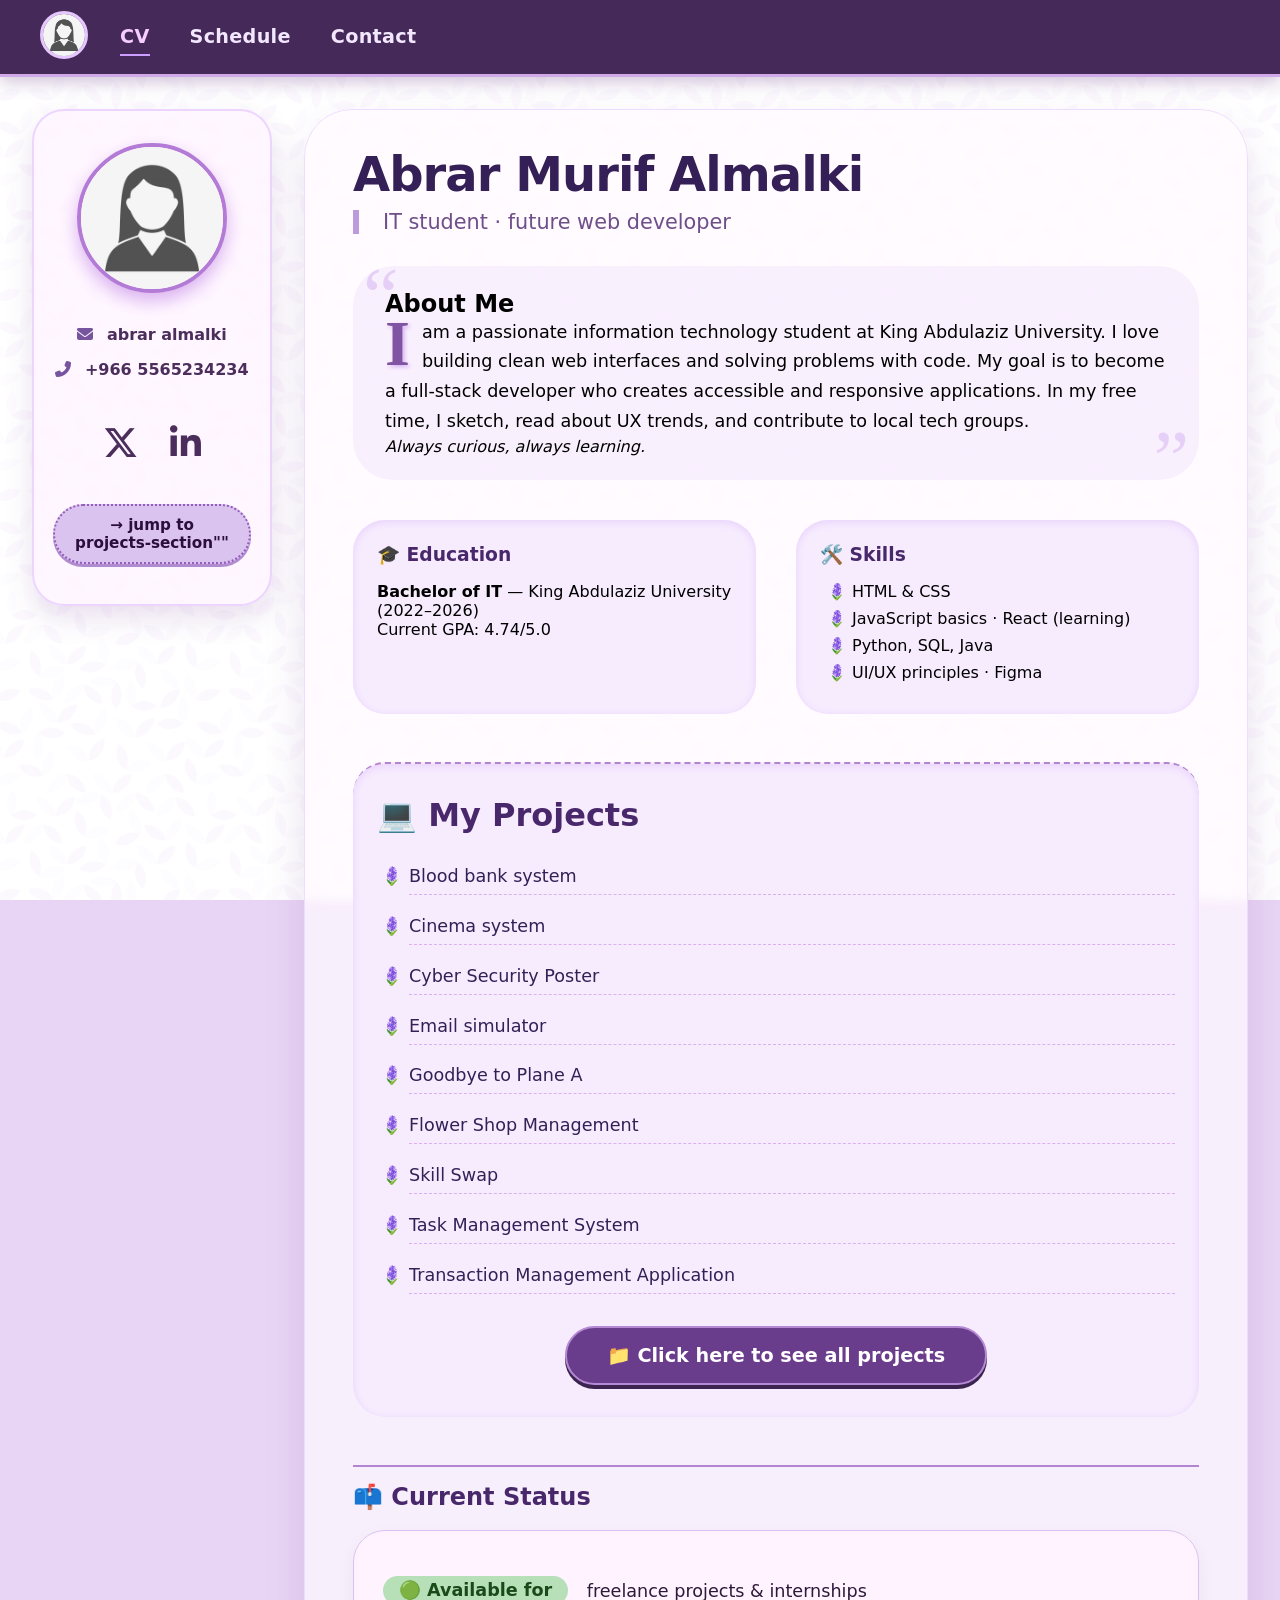
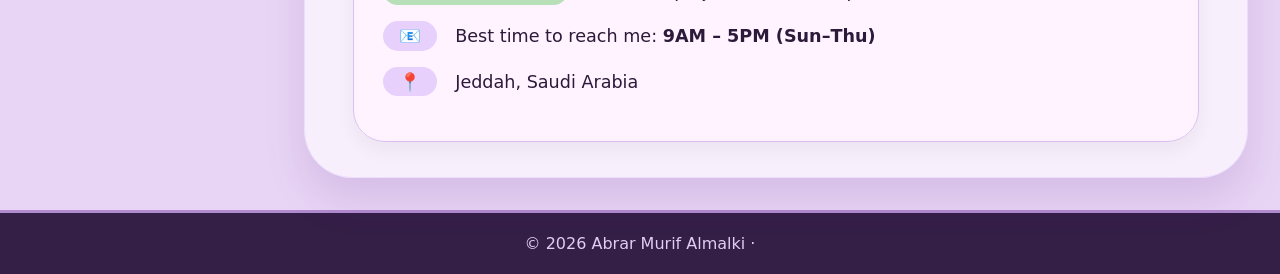
<file: index.html>
<!DOCTYPE html>
<html lang="en">
<head>
    <meta charset="UTF-8">
    <meta name="viewport" content="width=device-width, initial-scale=1.0">
    <title>Abrar Murif Almalki · personal site</title>
   
    <link rel="stylesheet" href="style.css">

    <link rel="stylesheet" href="https://cdnjs.cloudflare.com/ajax/libs/font-awesome/6.5.1/css/all.min.css">
</head>
<body>
   
    <header class="sticky-header">
        <div class="header-profile">
         
           <img src="pfp.jpg" alt="profile" class="profile-pic">
        </div>
        <nav class="navbar">
            <ul>
                <li><a href="index.html" class="active">CV</a></li>
                <li><a href="schedule.html">Schedule</a></li>
                <li><a href="contact.html">Contact</a></li>
            </ul>
        </nav>
    </header>

  
    <main class="page-container">
        
        <aside class="sidebar-left">
            <img src="pfp.jpg" alt="Abrar Murif" class="profile-pic-large bonus-round">
            <!-- email & tel URI schemes -->
            <div class="contact-info-side">
                <a href="mailto:aalmalky0057@stu.kau.edu.sa" class="email-link"><i class="fas fa-envelope"></i> abrar almalki</a>
                <a href="tel:+966565234234" class="tel-link"><i class="fas fa-phone-alt"></i> +966 5565234234</a>
            </div>
          
            <div class="social-side">
                  <a href="https://x.com/AbFCIT" target="_blank" class="social-icon"><i class="fa-brands fa-x-twitter"></i></a>
                <a href="https://www.linkedin.com/in/abrar-almalki-b274a129b/" target="_blank" class="social-icon"><i class="fab fa-linkedin-in"></i></a>
            </div>
           
            <div class="fragment-link-container">
                <a href="#fragment-target" class="fragment-link">→ jump to projects-section""</a>
            </div>
        </aside>

      
        <section class="content-area" >
            <!-- name & title -->
            <h1 class="name-title">Abrar Murif Almalki</h1>
            <p class="subhead">IT student · future web developer</p>

            <!-- about me -->
            <div class="about-card">
                <h2> About Me</h2>
                <p class="about-paragraph">  <span class="first-letter">I</span> am a passionate information technology student at King Abdulaziz University. I love building clean web interfaces and solving problems with code. My goal is to become a full‑stack developer who creates accessible and responsive applications. In my free time, I sketch, read about UX trends, and contribute to local tech groups.</p>
                <p><em>Always curious, always learning.</em></p>
            </div>

          
            <div class="edu-skills">
                <div class="education">
                    <h3>🎓 Education</h3>
                    <p><strong>Bachelor of IT</strong> — King Abdulaziz University (2022–2026)<br>Current GPA: 4.74/5.0</p>
                </div>
                <div class="skills">
                    <h3>🛠️ Skills</h3>
                    <ul>
                        <li>HTML & CSS </li>
                        <li>JavaScript basics · React (learning)</li>
                        <li>Python, SQL, Java</li>
                        <li>UI/UX principles · Figma</li>
                    </ul>
                </div>
            </div>

       
       
      <!-- ===== MY PROJECTS SECTION ===== -->
 <div class="projects-section" id="fragment-target">
    <h2>💻 My Projects</h2>
    
    <div class="projects-list">
        <ul>
            <li>Blood bank system</li>
            <li>Cinema system</li>
            <li>Cyber Security Poster</li>
            <li>Email simulator</li>
            <li>Goodbye to Plane A</li>
            <li>Flower Shop Management</li>
            <li>Skill Swap</li>
            <li>Task Management  System</li>
            <li>Transaction Management Application</li>
        </ul>
    </div>
    
    <div class="project-link-container">
        <a href="https://drive.google.com/drive/folders/1BMBBepgGbiiSyysiOtZ2eG1R1oljQC4x" target="_blank" class="project-folder-link">
            📁 Click here to see all projects
        </a>
    </div>
    </div>


<!-- AVAILABILITY SECTION -->
 
<div class="availability-section">
    <h2>📫 Current Status</h2>
    <div class="status-card">
        <p><span class="status-badge available">🟢 Available for</span> freelance projects & internships</p>
        <p><span class="status-badge">📧</span> Best time to reach me: <strong>9AM – 5PM (Sun–Thu)</strong></p>
        <p><span class="status-badge">📍</span> Jeddah, Saudi Arabia</p>
    </div>
</div>
</section>

    </main>

  
    <footer>
        <p>© 2026 Abrar Murif Almalki · </p>
    </footer>
</body>
</html>
</file>
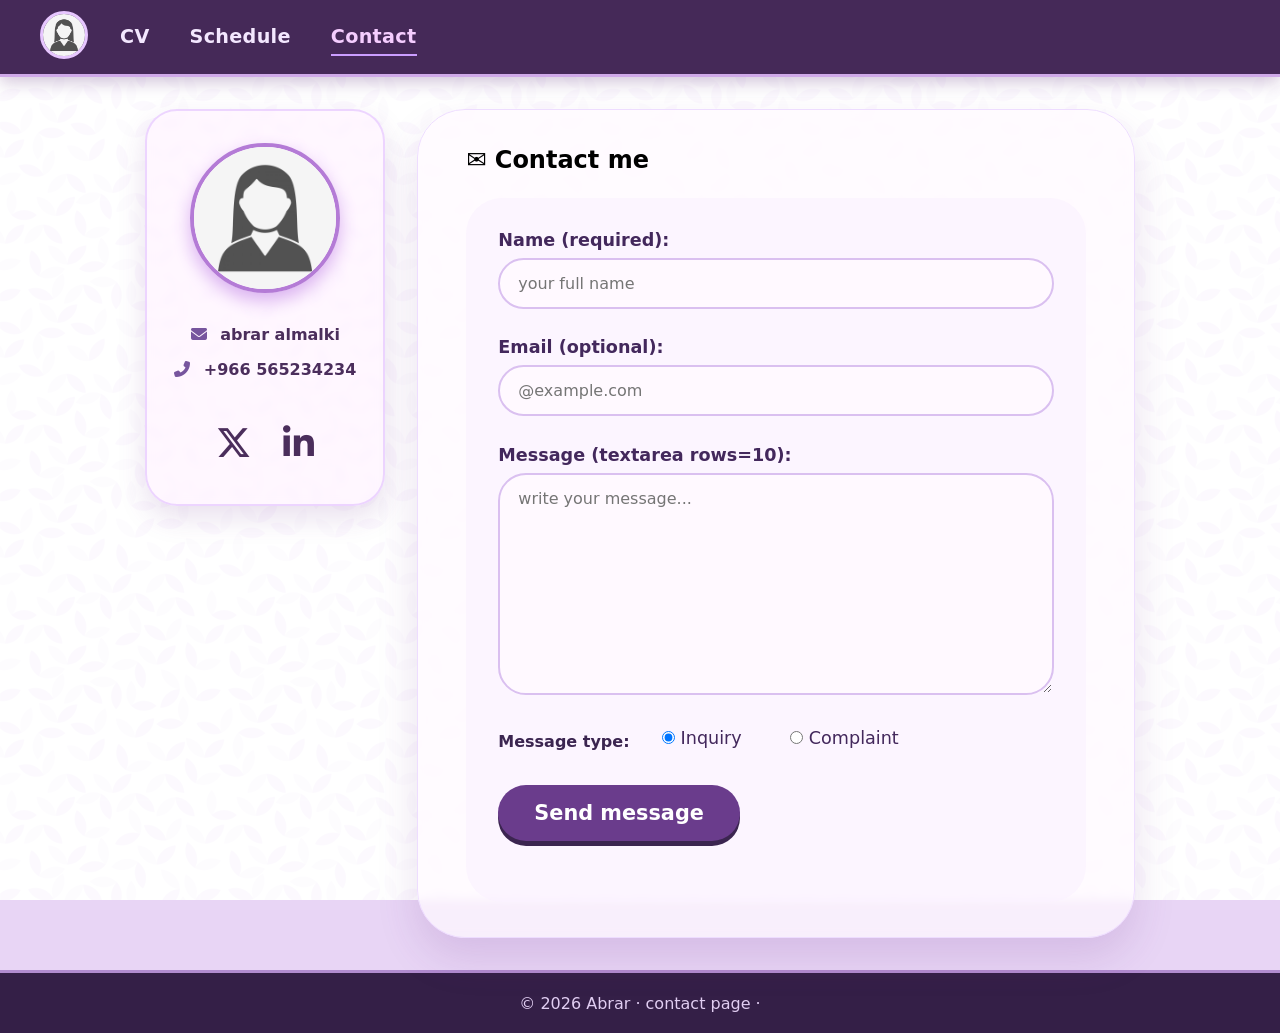
<file: contact.html>
<!DOCTYPE html>
<html lang="en">
<head>
    <meta charset="UTF-8">
    <meta name="viewport" content="width=device-width, initial-scale=1.0">
    <title>contact · Abrar Almalki</title>
    <link rel="stylesheet" href="style.css">
     <link rel="stylesheet" href="https://cdnjs.cloudflare.com/ajax/libs/font-awesome/6.5.1/css/all.min.css">
</head>
<body>
    <header class="sticky-header">
        <div class="header-profile">
            <img src="pfp.jpg" alt="profile" class="profile-pic">
        </div>
        <nav class="navbar">
            <ul>
                <li><a href="index.html">CV</a></li>
                <li><a href="schedule.html">Schedule</a></li>
                <li><a href="contact.html" class="active">Contact</a></li>
            </ul>
        </nav>
    </header>

    <main class="page-container">
        <aside class="sidebar-left">
            <img src="pfp.jpg" alt="Abrar Murif" class="profile-pic-large bonus-round">
          
            <div class="contact-info-side">
                <a href="mailto:aalmalky0057@stu.kau.edu.sa" class="email-link"><i class="fas fa-envelope"></i> abrar almalki</a>
                <a href="tel:+966565234234" class="tel-link"><i class="fas fa-phone-alt"></i> +966 565234234</a>
            </div>
           
            <div class="social-side">
                 <a href="https://x.com/AbFCIT" target="_blank" class="social-icon"><i class="fa-brands fa-x-twitter"></i></a>
                <a href="https://www.linkedin.com/in/abrar-almalki-b274a129b/" target="_blank" class="social-icon"><i class="fab fa-linkedin-in"></i></a>
            </div>
           
        </aside>

        <section class="content-area">
            <h2>✉️ Contact me</h2>
          

            <form action="https://webhook.site/87a48648-ffe8-48aa-90ba-5fd5341f87e4" method="POST" class="contact-form">
              
                <input type="hidden" name="form-name" value="contact-abrar">

                <div class="form-group">
                    <label for="name">Name (required):</label>
                    <input type="text" id="name" name="name" required placeholder="your full name">
                </div>

                <div class="form-group">
                    <label for="email">Email (optional):</label>
                    <input type="email" id="email" name="email" placeholder="@example.com">
                </div>

                <div class="form-group">
                    <label for="message">Message (textarea rows=10):</label>
                    <textarea id="message" name="message" rows="10" required placeholder="write your message..."></textarea>
                </div>

                <div class="form-group radio-group">
                    <span>Message type:</span>
                    <label><input type="radio" name="msg_type" value="Inquiry" checked> Inquiry</label>
                    <label><input type="radio" name="msg_type" value="Complaint"> Complaint</label>
                </div>

                <div class="form-group">
                    <button type="submit" class="submit-btn">Send message </button>
                </div>
              
               
            </form>
          
        </section>
    </main>

    <footer>
        <p>© 2026 Abrar · contact page ·</p>
    </footer>
</body>
</html>
</file>
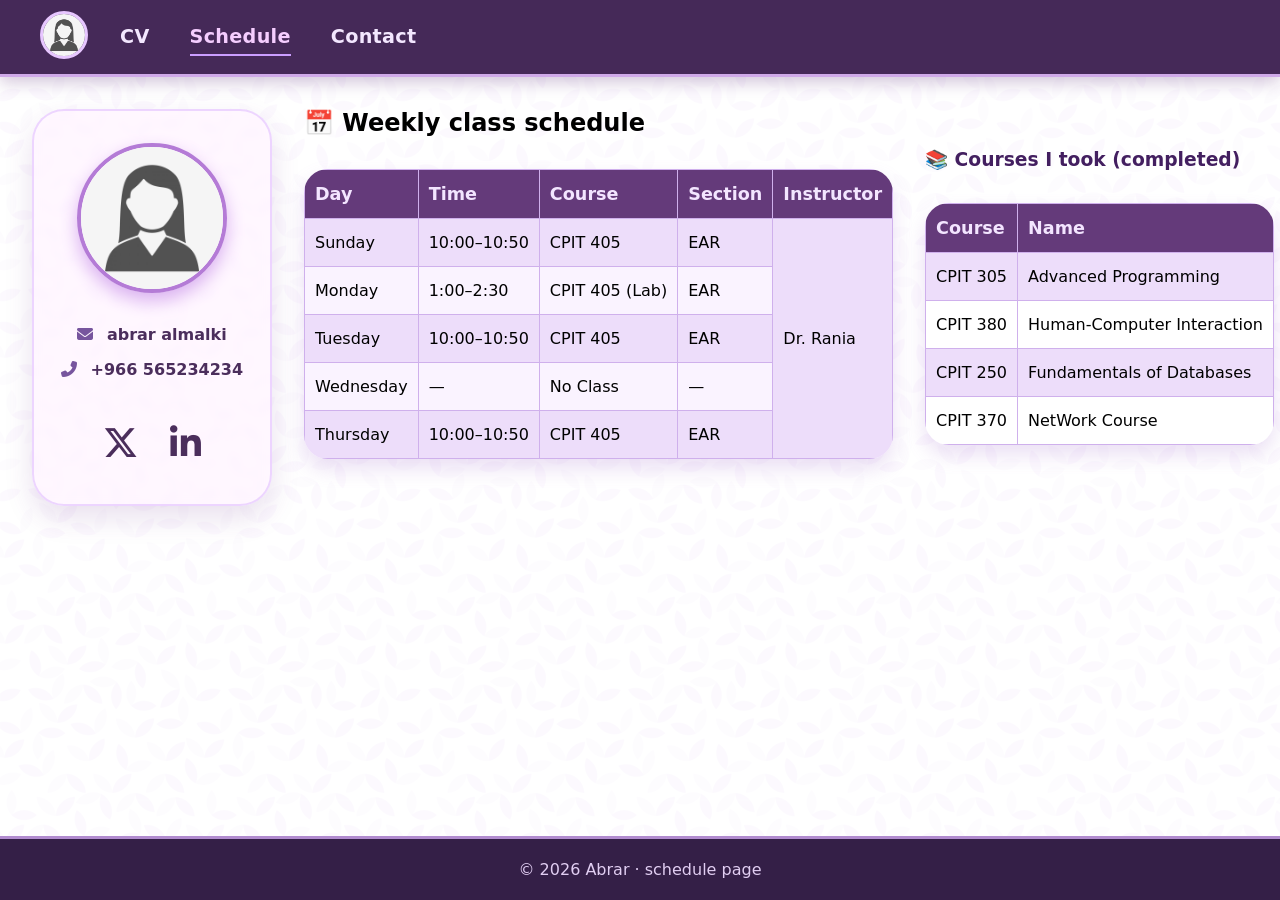
<file: schedule.html>
<!DOCTYPE html>
<html lang="en">

<head>
    <meta charset="UTF-8">
    <meta name="viewport" content="width=device-width, initial-scale=1.0">
    <title>class schedule · Abrar</title>
    <link rel="stylesheet" href="style.css">
    <link rel="stylesheet" href="https://cdnjs.cloudflare.com/ajax/libs/font-awesome/6.5.1/css/all.min.css">
</head>

<body>
    <header class="sticky-header">
        <div class="header-profile">
            <img src="pfp.jpg" alt="profile" class="profile-pic">
        </div>
        <nav class="navbar">
            <ul>
                <li><a href="index.html">CV</a></li>
                <li><a href="schedule.html" class="active">Schedule</a></li>
                <li><a href="contact.html">Contact</a></li>
            </ul>
        </nav>
    </header>

    <main class="page-container">


        <aside class="sidebar-left">
            <img src="pfp.jpg" alt="Abrar Murif" class="profile-pic-large bonus-round">
            <!-- email & tel URI  -->
            <div class="contact-info-side">
                <a href="mailto:aalmalky0057@stu.kau.edu.sa" class="email-link"><i class="fas fa-envelope"></i> abrar
                    almalki</a>
                <a href="tel:+966565234234" class="tel-link"><i class="fas fa-phone-alt"></i> +966 565234234</a>
            </div>

            <div class="social-side">
                <a href="https://x.com/AbFCIT" target="_blank" class="social-icon"><i
                        class="fa-brands fa-x-twitter"></i></a>
                <a href="https://www.linkedin.com/in/abrar-almalki-b274a129b/" target="_blank" class="social-icon"><i
                        class="fab fa-linkedin-in"></i></a>
            </div>

        </aside>
        <!-- schedule content -->

<div>


        <table class="schedule-table">
             <h2>📅 Weekly class schedule </h2>
        
            <thead>
                <tr>
                    <th>Day</th>
                    <th>Time</th>
                    <th>Course</th>
                    <th>Section</th>
                    <th>Instructor</th>
                </tr>
            </thead>
            <tbody>
                <tr>
                    <td>Sunday</td>
                    <td>10:00–10:50</td>
                    <td>CPIT 405</td>
                    <td>EAR</td>
                    <td rowspan="5">Dr. Rania</td>
                </tr>
                <tr>
                    <td>Monday</td>
                    <td>1:00–2:30</td>
                    <td>CPIT 405 (Lab)</td>
                    <td>EAR</td>
                </tr>
                <tr>
                    <td>Tuesday</td>
                    <td>10:00–10:50</td>
                    <td>CPIT 405</td>
                    <td>EAR</td>
                </tr>
                <tr>
                    <td>Wednesday</td>
                    <td>—</td>
                    <td>No Class</td>
                    <td>—</td>
                </tr>
                <tr>
                    <td>Thursday</td>
                    <td>10:00–10:50</td>
                    <td>CPIT 405</td>
                    <td>EAR</td>
                </tr>
            </tbody>
        </table>
        </div>

        <div class="courses-took">
            <h3>📚 Courses I took (completed)</h3>
            <table class="courses-table">
                <thead>
                    <tr>
                        <th>Course</th>
                        <th>Name</th>
                    </tr>
                </thead>
                <tbody>

                    <tr>
                        <td>CPIT 305</td>
                        <td>Advanced Programming</td>
                    </tr>
                    <tr>
                        <td>CPIT 380</td>
                        <td>Human-Computer Interaction</td>
                    </tr>
                    <tr>
                        <td>CPIT 250</td>
                        <td>Fundamentals of Databases</td>
                    </tr>
                    <tr>
                        <td>CPIT 370</td>
                        <td>NetWork Course</td>
                    </tr>
                </tbody>
            </table>

        </div>

    </main>

    <footer>
        <p>© 2026 Abrar · schedule page</p>
    </footer>
</body>

</html>
</file>
<file: style.css>
/* ======================================
   CPIT 405 ASSIGNMENT 1 - PERSONAL WEBSITE
   Student: Abrar Murif Almalki
   ====================================== */

* {
    margin: 0;
    padding: 0;
    box-sizing: border-box;
    font-family: 'Segoe UI', Roboto, system-ui, -apple-system, sans-serif;
}

/* ----- BACKGROUND IMAGE  ---- */
body {
    background-image: url('geometric-leaves.webp');
    background-repeat: repeat;           
    background-size: auto;               
    background-attachment: fixed;       
    background-color: #e8d5f5;         
    background-blend-mode: overlay;     
    
    min-height: 100vh;
    display: flex;
    flex-direction: column;
}

/* --- REMOVE UNDERLINE FROM ALL LINKS ---- */
a {
    text-decoration: none !important;
}

/* ----STICKY HEADER --- */
.sticky-header {
    position: sticky;
    top: 0;
    z-index: 100;
    background-color: rgba(60, 30, 80, 0.95); 
    backdrop-filter: blur(6px);
    display: flex;
    align-items: center;
    padding: 0.7rem 2.5rem;
    border-bottom: 3px solid #cfa9e8;
    box-shadow: 0 6px 15px rgba(90, 40, 120, 0.25);
    width: 100%;
    flex-wrap: wrap;
}

/* Profile image in header */
.header-profile img {
    width: 48px;
    height: 48px;
    border-radius: 50%;
    border: 3px solid #e7c6ff;
    margin-right: 2rem;
    transition: transform 0.2s ease, border-color 0.2s;
    object-fit: cover;
    animation: borderAnimation 3s infinite;
}

/* Remove hover on mobile */
@media (min-width: 769px) {
    .header-profile img:hover {
        transform: scale(1.05);
    }
}

/* Navigation bar */
.navbar {
    flex: 1;
}

.navbar ul {
    display: flex;
    list-style: none;
    gap: 2.5rem;
    flex-wrap: wrap;
}

.navbar a {
    color: #f3e7ff;
    font-weight: 600;
    padding: 0.4rem 0;
    border-bottom: 2px solid transparent;
    transition: color 0.25s, border-bottom 0.25s;
    font-size: 1.2rem;
    letter-spacing: 0.3px;
    display: inline-block;
}

/* Desktop hover only */
@media (min-width: 769px) {
    .navbar a:hover {
        color: #ffdcaa;                      
        border-bottom-color: #deaaff;
    }
}

.navbar a.active {
    color: #f5cdff;
    border-bottom-color: #cb9eff;
}

/* ------ FLEXBOX (Requirement) ------ */
.page-container {
    display: flex;
    flex: 1;
    max-width: 1400px;
    margin: 2rem auto;
    padding: 0 2rem;
    gap: 2rem;
}

/* ---------- LEFT SIDEBAR ------------ */
.sidebar-left {
    flex: 0 0 240px;
    background: rgba(255, 240, 255, 0.5);    
    backdrop-filter: blur(4px);
    padding: 2rem 1.2rem;
    border-radius: 32px;
    box-shadow: 0 12px 28px rgba(110, 50, 140, 0.15);
    text-align: center;
    height: fit-content;
    border: 2px solid rgba(220, 180, 255, 0.5);
}

/* Large profile picture */
.profile-pic-large {
    width: 150px;
    height: 150px;
    object-fit: cover;
    border-radius: 50%;
    border: 4px solid #b47bd6;
    margin-bottom: 1.2rem;
    box-shadow: 0 8px 18px #d9b0f0;
    transition: border-color 0.4s;
    animation: borderAnimation 3s infinite;
}

/* Desktop hover only */
@media (min-width: 769px) {
    .profile-pic-large:hover {
        animation: borderColorChange 4s infinite;
    }
}

/* Sidebar links */
.sidebar-left a {
    color: #4b2e5c;
    font-weight: 550;
    display: inline-block;
    margin: 0.5rem 0;
    transition: color 0.2s, transform 0.2s;
}

/* Desktop hover only */
@media (min-width: 769px) {
    .sidebar-left a:hover {
        color: #7e3f97;
        transform: translateX(4px);
    }
}

/* Email and phone icons */
.contact-info-side i {
    margin-right: 8px;
    color: #77559e;
}

/* ---------- SOCIAL MEDIA ICONS ---------- */
.social-side {
    margin-top: 1.8rem;
    display: flex;
    justify-content: center;
    gap: 2rem;
}

.social-icon {
    font-size: 2.2rem;
    color: #3c2152;
    transition: all 0.2s ease-in-out;
}

/* Desktop hover only */
@media (min-width: 769px) {
    .social-icon:hover {
        color: #a05fc5;                        
        transform: scale(1.25) rotate(2deg);
    }
}

/* ---------- FRAGMENT LINK ---------- */
.fragment-link-container {
    margin-top: 1.5rem;
}

.fragment-link {
    background-color: #dbc3f0;               
    color: #2b0f3a !important;
    padding: 0.6rem 1rem;
    border-radius: 60px;
    font-size: 0.95rem;
    border: 2px dotted #935eb9;
    font-weight: 700;
    display: inline-block;
    box-shadow: 0 3px 0 #b18bcf;
    transition: all 0.3s ease-in-out;
}

/* Desktop hover only */
@media (min-width: 769px) {
    .fragment-link:hover {
        background-color: #b58ad4;
        color: #14081d !important;
        box-shadow: 0 5px 0 #6f4791;
        transform: translateY(-2px);
    }
}

/* ------ MAIN CONTENT AREA ----- */
.content-area {
    flex: 1;
    background: rgba(255, 250, 255, 0.7);     
    backdrop-filter: blur(5px);
    padding: 2.2rem 3rem;
    border-radius: 48px;
    box-shadow: 0 20px 40px rgba(105, 50, 140, 0.15);
    border: 1px solid #eeddff;
    overflow-x: auto; /* Prevents content overflow */
}

/* ---------- HOME PAGE---------- */
.name-title {
    font-size: 3rem;
    color: #342056;
    margin-bottom: 0.2rem;
    font-weight: 700;
    letter-spacing: -0.02em;
}

.subhead {
    color: #6f4f8a;
    border-left: 6px solid #bb9bda;
    padding-left: 1.5rem;
    margin: 0.5rem 0 2rem 0;
    font-size: 1.3rem;
}

/* ---------- ABOUT ME ---------- */
.about-card {
    background: rgba(235, 215, 250, 0.3);
    border-radius: 40px;
    padding: 1.5rem 2rem;
    margin: 2rem 0;
    position: relative;                       
}

.about-card::before {
    content: "“";
    font-size: 5rem;
    color: #d4b0f0;
    position: absolute;
    top: -15px;
    left: 10px;
    opacity: 0.5;
    font-family: 'Georgia', serif;
    z-index: 0;
}

.about-card::after {
    content: "”";
    font-size: 5rem;
    color: #d4b0f0;
    position: absolute;
    bottom: -25px;
    right: 10px;
    opacity: 0.5;
    font-family: 'Georgia', serif;
    z-index: 0;
}

.about-paragraph::first-letter {
    font-size: 4rem !important;
    font-weight: 800;
    color: #8054a3;
    float: left;
    line-height: 0.8;
    margin-right: 12px;
    font-family: 'Georgia', serif;
    text-shadow: 2px 2px 4px #d6b0f0;
}

.about-paragraph {
    position: relative;
    z-index: 1;
    font-size: 1.1rem;
    line-height: 1.7;
}

/* Education and Skills section */
.edu-skills {
    display: flex;
    gap: 2.5rem;
    margin: 2.5rem 0;
}

.education, .skills, .projects-section {
    flex: 1;
    background: #f7ecfe;
    padding: 1.5rem;
    border-radius: 32px;
    box-shadow: inset 0 2px 8px #e7d0fc;
}

.education h3, .skills h3 {
    color: #48286b;
    margin-bottom: 1rem;
}

.skills ul {
    list-style-type: "🪻 ";
    padding-left: 2rem;
}

.skills li {
    margin: 0.5rem 0;
}

/* --- PROJECTS SECTION ------ */
.projects-section {
    margin-top: 3rem;
    padding-top: 2rem;
    border-top: 2px dashed #b385d0;
}

.projects-section h2 {
    color: #48286b;
    font-size: 2rem;
    margin-bottom: 1.5rem;
}

.projects-section-card {
    background: #d4b0f0;      
    border-radius: 40px;
    padding: 2rem 2.5rem;
    border: 2px solid #deaaff;  
    box-shadow: 0 8px 20px rgba(230, 180, 255, 0.3);
}

.projects-list ul {
    list-style-type: "🪻 ";
    padding-left: 2rem;
    margin-bottom: 2rem;
}

.projects-list li {
    margin: 0.8rem 0;
    font-size: 1.1rem;
    color: #342056;
    padding: 0.5rem 0;
    border-bottom: 1px dashed #d9b0f0;
    transition: transform 0.2s ease;
}

/* Desktop hover only */
@media (min-width: 769px) {
    .projects-list li:hover {
        transform: translateX(8px);
        color: #8b5faf;
        border-bottom-color: #b58ad4;
    }
}

.project-link-container {
    text-align: center;
    margin: 1.5rem 0 0.5rem;
}

.project-folder-link {
    display: inline-block;
    background-color: #6a3c8c;
    color: white !important;
    padding: 1rem 2.5rem;
    border-radius: 60px;
    font-weight: 600;
    font-size: 1.2rem;
    border: 2px solid #b58ad4;
    transition: all 0.3s ease;
    text-decoration: none !important;
    box-shadow: 0 4px 0 #3b2550;
}

/* Desktop hover only */
@media (min-width: 769px) {
    .project-folder-link:hover {
        background-color: #8b5faf;
        transform: translateY(-3px);
        box-shadow: 0 7px 0 #4d2f63;
    }
}

/* --------AVAILABILITY SECTION-------- */
.availability-section {
    margin-top: 3rem;
    padding-top: 1rem;
    border-top: 2px solid #b385d0;
}

.availability-section h2 {
    color: #48286b;
    margin-bottom: 1.2rem;
}

.status-card {
    background: rgba(255, 240, 255, 0.6);
    backdrop-filter: blur(4px);
    padding: 1.8rem;
    border-radius: 32px;
    border: 1px solid #dac0f0;
    box-shadow: 0 8px 20px rgba(0,0,0,0.05);
}

.status-card p {
    margin: 1rem 0;
    font-size: 1.1rem;
    color: #2d1a3a;
}

.status-badge {
    display: inline-block;
    background: #e7d0fc;
    padding: 0.3rem 1rem;
    border-radius: 40px;
    margin-right: 0.8rem;
    font-weight: 600;
    color: #3b1e52;
}

.status-badge.available {
    background: #b8e0b8;
    color: #1a4a1a;
}

/* ---------- SCHEDULE PAGE----- */
.table-wrapper {
    overflow-x: auto;
    margin: 1.5rem 0;
    border-radius: 24px;
    -webkit-overflow-scrolling: touch; /* Smooth scrolling on iOS */
}

.schedule-table, .courses-table {
    width: 100%;
    border-collapse: collapse;
    margin: 2rem 0 1rem;
    background: #faf3ff;
    border-radius: 24px;
    overflow: hidden;
    box-shadow: 0 10px 20px rgba(155, 100, 200, 0.2);
}

.schedule-table h2 {
    color: #431f60;
    margin-top: 2.5rem;
}

.schedule-table th, .schedule-table td, 
.courses-table th, .courses-table td {
    border: 1px solid #cfb0ec;
    padding: 14px 10px;
    text-align: left;
    white-space: nowrap; /* Prevents text wrapping in table cells */
}

/* Allow text wrap on mobile for better readability */
@media (max-width: 768px) {
    .schedule-table th, .schedule-table td, 
    .courses-table th, .courses-table td {
        white-space: normal;
        padding: 10px 8px;
        font-size: 0.9rem;
    }
}

.schedule-table thead, .courses-table thead {
    background-color: #643a7a;               
    color: #f3e5ff;
    font-size: 1.1rem;
}

.schedule-table tbody tr:nth-child(odd),
.courses-table tbody tr:nth-child(odd) {
    background-color: #edddfa;                
}

.courses-table tbody tr:nth-child(even) {
    background-color: #ffffff;                
}

/* Hover effects - desktop only */
@media (min-width: 769px) {
    .schedule-table tbody tr:nth-child(odd):hover,
    .courses-table tbody tr:nth-child(odd):hover {
        background-color: #cbacf2;                 
        color: #1d102b;
        transition: 0.15s;
    }
    
    .schedule-table tbody tr:nth-child(even):hover,
    .courses-table tbody tr:nth-child(even):hover {
        background-color: #f2d5f2;                
        color: #2d1a3a;
    }
}

.schedule-table th[rowspan] {
    background-color: #e5d0ff;
    color: #3a2852;
    font-weight: 700;
}

/* Courses I Took section */
.courses-took h3 {
    color: #431f60;
    margin-top: 2.5rem;
}

/* ---------- CONTACT PAGE ---------- */
.contact-form {
    background: rgba(250, 240, 255, 0.6);
    padding: 2rem;
    border-radius: 36px;
    margin-top: 1.5rem;
}

.form-group {
    margin-bottom: 1.8rem;
}

.form-group label {
    display: block;
    font-weight: 600;
    color: #43285c;
    margin-bottom: 0.5rem;
    font-size: 1.1rem;
}

input[type="text"],
input[type="email"],
textarea {
    width: 100%;
    padding: 14px 18px;
    border: 2px solid #dac0f0;
    border-radius: 60px;
    font-size: 1rem;
    background: #fff9ff;
    transition: 0.2s;
}

input:focus, textarea:focus {
    outline: none;
    border-color: #aa73d1;
    box-shadow: 0 0 0 5px rgba(170, 115, 209, 0.2);
}

textarea {
    border-radius: 28px;
    resize: vertical;
}

.radio-group {
    display: flex;
    align-items: center;
    gap: 2rem;
    flex-wrap: wrap;
}

.radio-group span {
    font-weight: 600;
    color: #3b2550;
}

.radio-group label {
    display: inline-flex;
    align-items: center;
    gap: 6px;
    font-weight: 400;
    margin-right: 1rem;
}

.submit-btn {
    background-color: #6a3c8c;
    border: none;
    color: white;
    padding: 16px 36px;
    font-size: 1.3rem;
    font-weight: 600;
    border-radius: 80px;
    cursor: pointer;
    transition: background-color 0.3s ease-in-out, transform 0.2s, box-shadow 0.2s;
    box-shadow: 0 5px 0 #3b2550;
}

/* Desktop hover only */
@media (min-width: 769px) {
    .submit-btn:hover {
        background-color: #8b5faf;                  
        transform: scale(1.02) translateY(-3px);
        box-shadow: 0 8px 0 #4d2f63;
    }
}

/* FOOTER */
footer {
    background: #341f47;                       
    color: #e1cef2;
    text-align: center;
    padding: 1.3rem;
    font-size: 1rem;
    margin-top: auto;
    width: 100%;
    border-top: 3px solid #b18bcf;
}

/* Media Queries */
@media (max-width: 900px) {
    .page-container {
        flex-direction: column;
        padding: 0 1rem;
    }
    
    .sidebar-left {
        flex: auto;
        width: 100%;
        display: flex;
        flex-wrap: wrap;
        align-items: center;
        justify-content: center;
        gap: 1.5rem;
    }
    
    .profile-pic-large {
        width: 100px;
        height: 100px;
    }
    
    .content-area {
        padding: 1.5rem;
    }
    
    .sticky-header {
        padding: 0.5rem 1rem;
        flex-wrap: wrap;
    }
    
    .navbar ul {
        gap: 1rem;
        flex-wrap: wrap;
        justify-content: center;
    }
    
    .navbar a {
        font-size: 1rem;
        padding: 0.3rem 0;
    }
    
    .header-profile img {
        margin-right: 1rem;
        width: 40px;
        height: 40px;
    }
}

@media (max-width: 550px) {
    .edu-skills {
        flex-direction: column;
        gap: 1rem;
    }
    
    .name-title {
        font-size: 2rem;
    }
    
    .subhead {
        font-size: 1.1rem;
        padding-left: 1rem;
    }
    
    .radio-group {
        flex-direction: column;
        align-items: flex-start;
        gap: 0.5rem;
    }
    
    .projects-section-card {
        padding: 1.5rem;
    }
    
    .project-folder-link {
        padding: 0.8rem 1.5rem;
        font-size: 1rem;
    }
    
    .schedule-table th, .schedule-table td {
        padding: 8px 5px;
        font-size: 0.85rem;
    }
}

/* Small phones */
@media (max-width: 400px) {
    .sticky-header {
        justify-content: center;
        text-align: center;
    }
    
    .header-profile img {
        margin-right: 0.5rem;
    }
    
    .navbar ul {
        justify-content: center;
        gap: 0.8rem;
    }
    
    .navbar a {
        font-size: 0.9rem;
    }
    
    .content-area {
        padding: 1rem;
        border-radius: 32px;
    }
    
    .about-card {
        padding: 1rem;
    }
    
    .about-paragraph::first-letter {
        font-size: 3rem !important;
    }
}

/* ---------- BONUS ANIMATIONS ---------- */
@keyframes borderAnimation {
    0% { border-color: #e8d6f0; }
    25% { border-color: #ad64cf; }
    50% { border-color: #61297c; }
    75% { border-color: #30123f; }
    100% { border-color: #110216; }
}

button, .submit-btn, .fragment-link {
    transition: all 0.3s ease-in-out;
}
</file>
